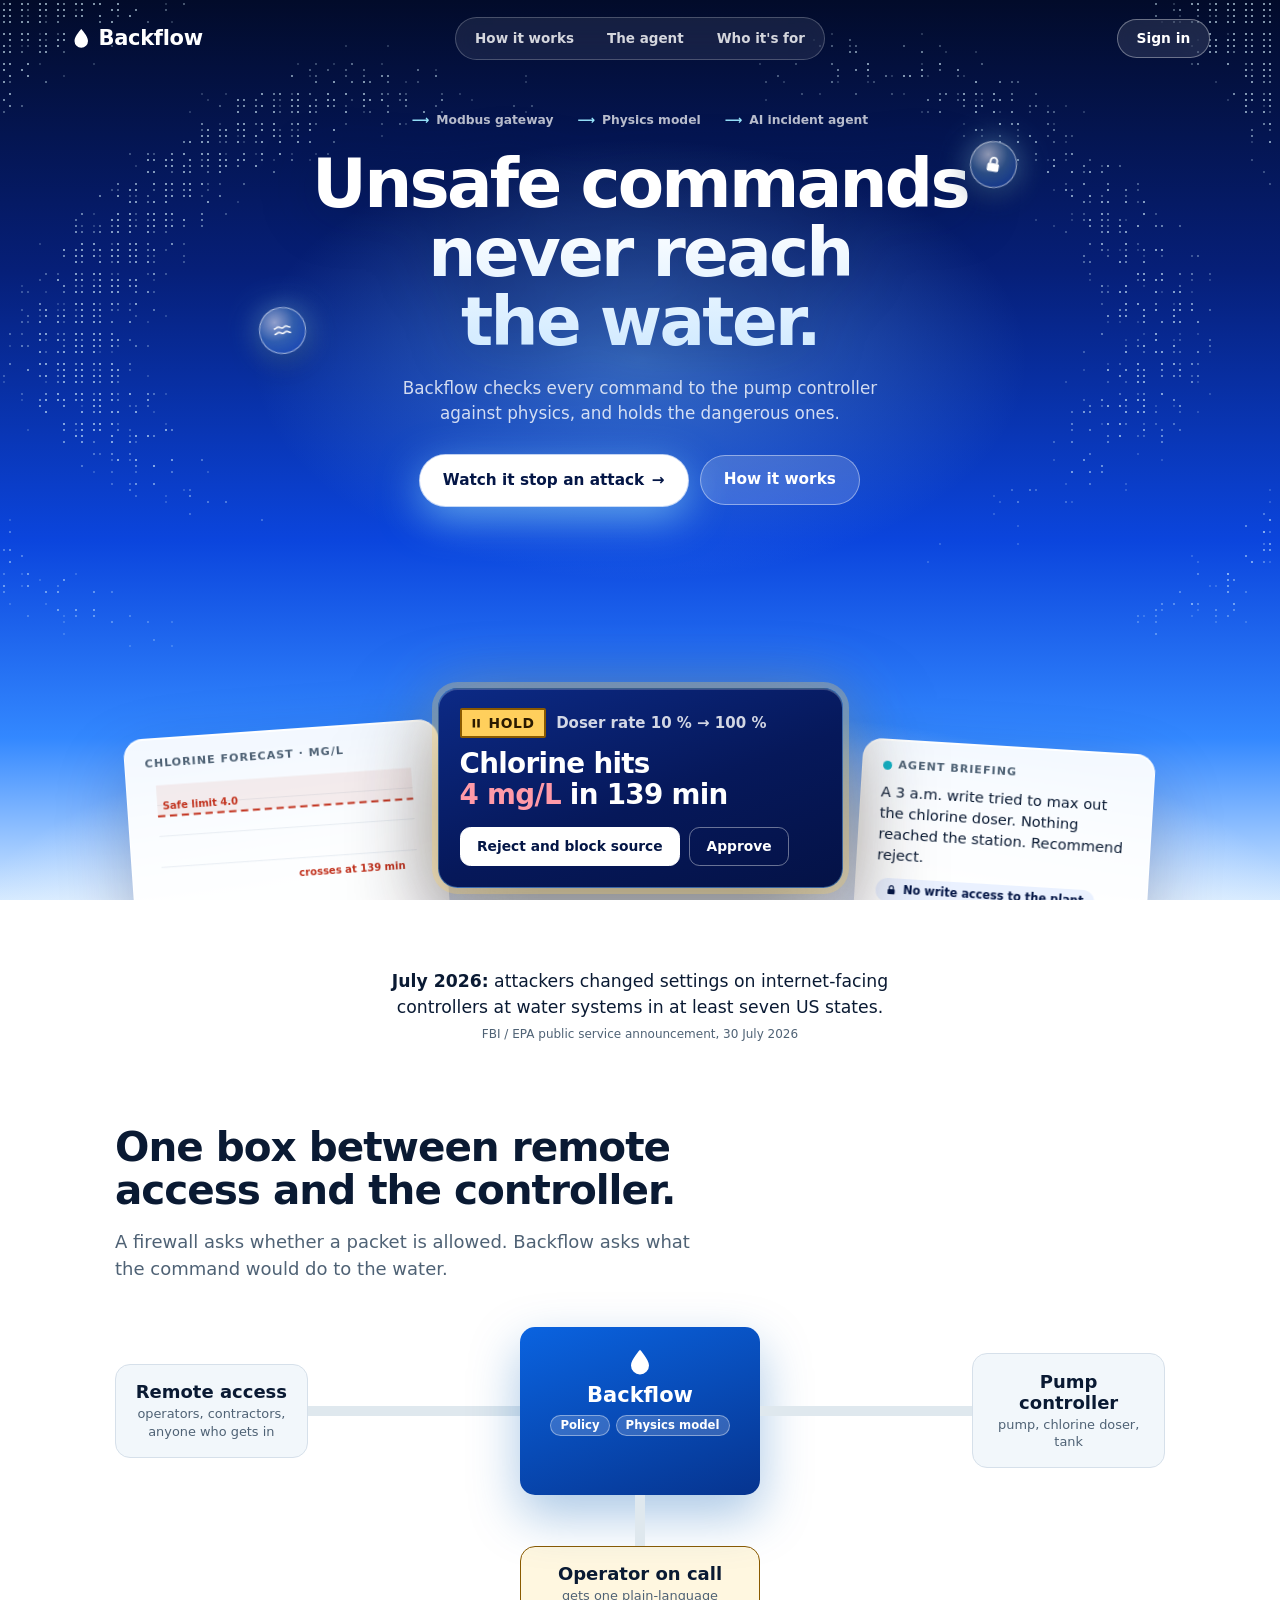
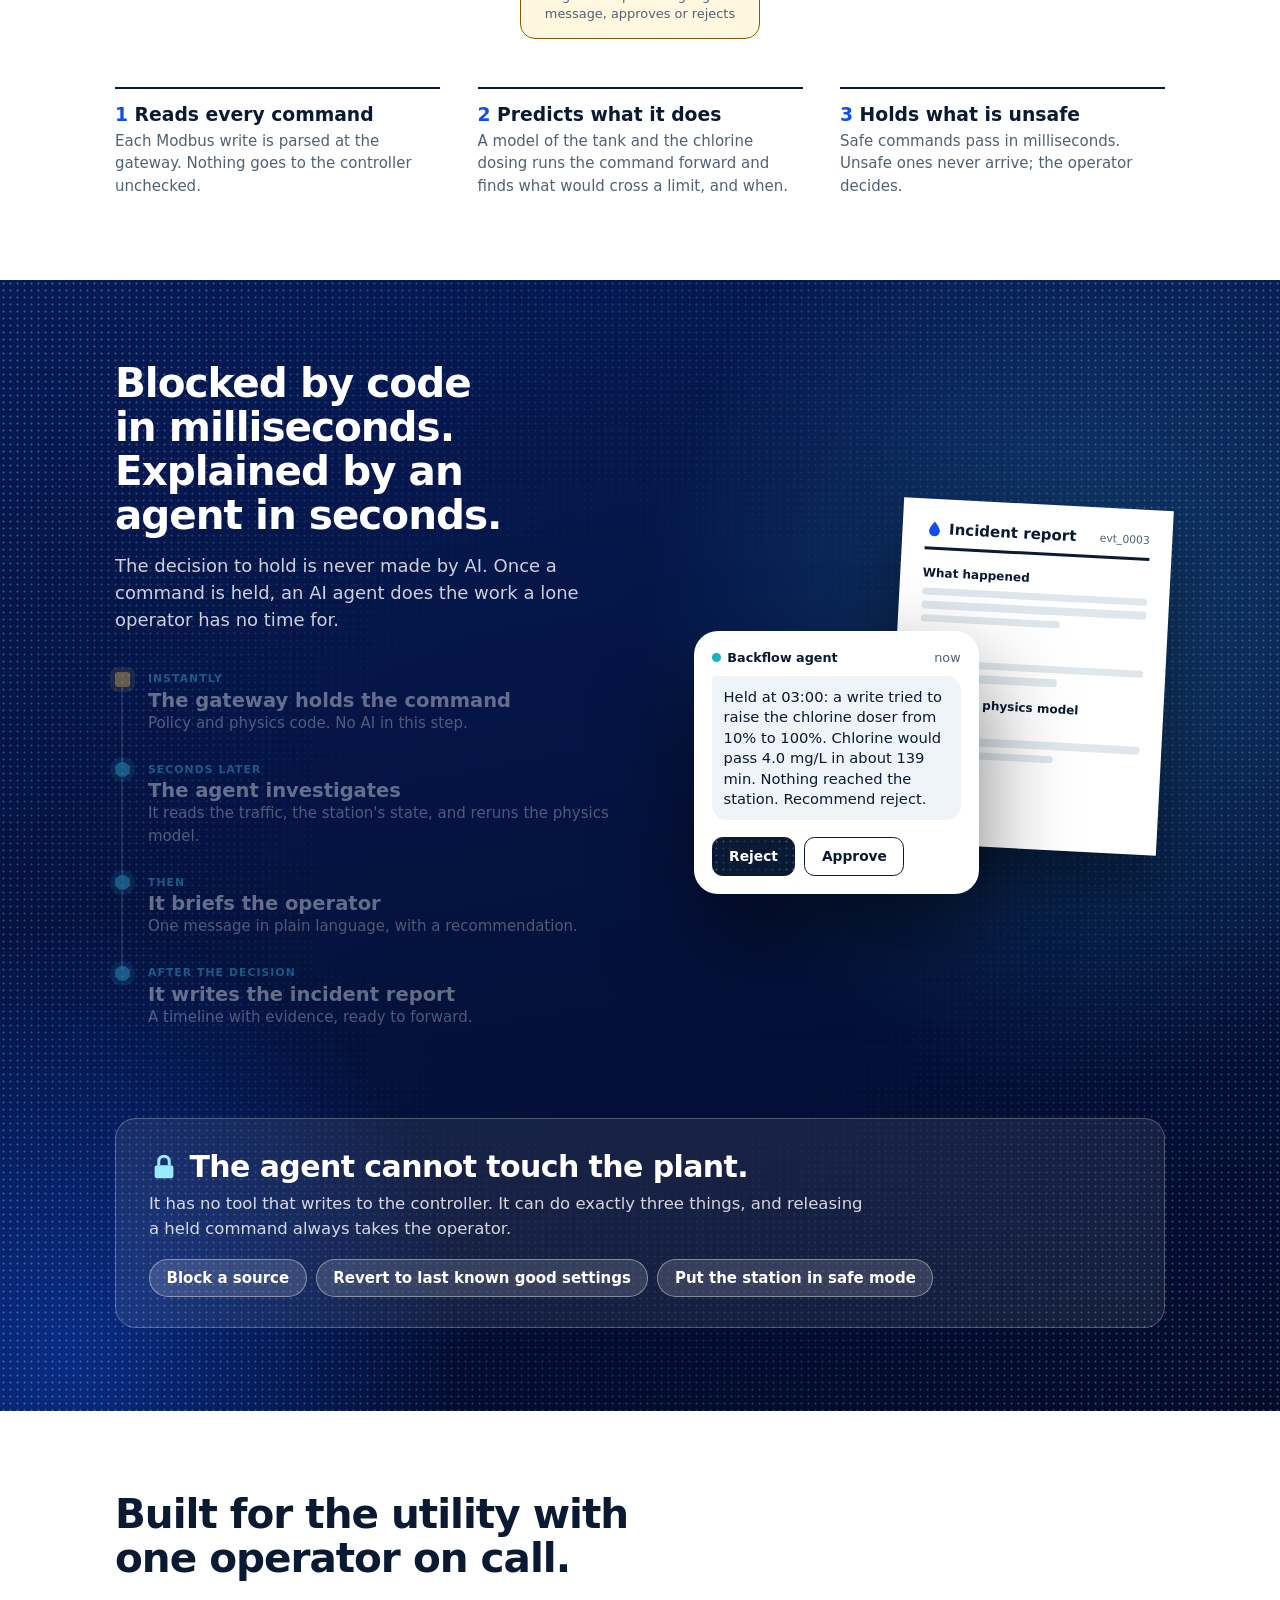
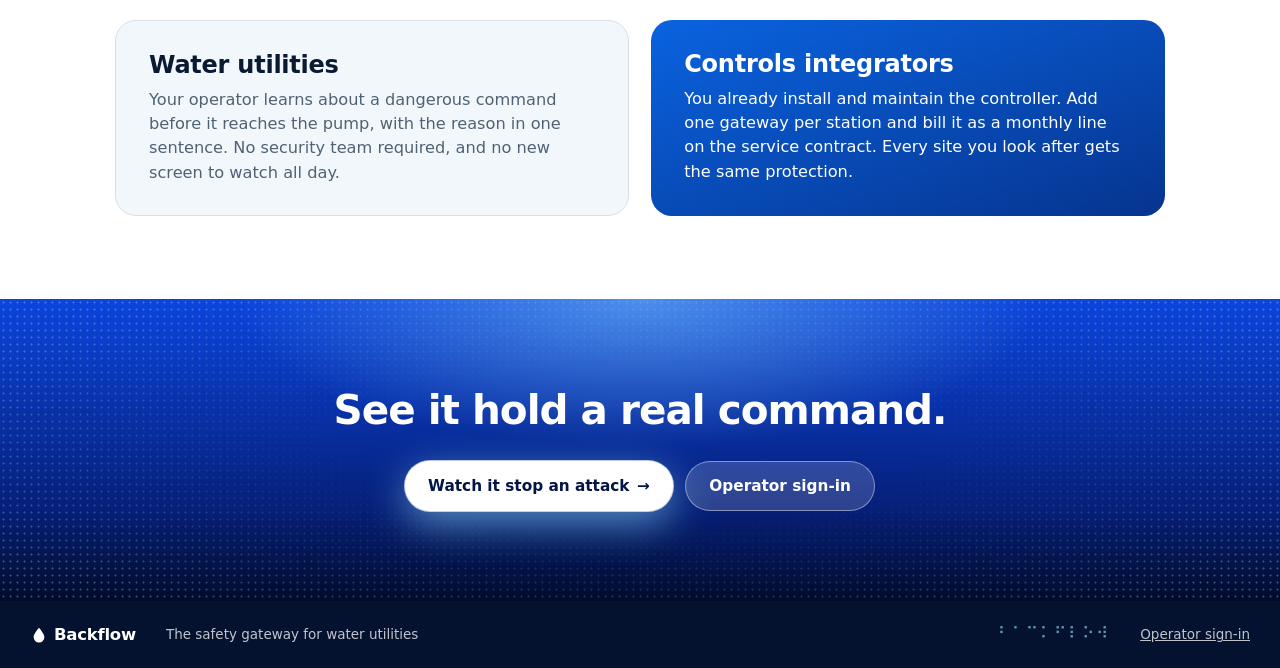
<file: dashboard/index.html>
<!doctype html>
<html lang="en">
<head>
<meta charset="utf-8">
<meta name="viewport" content="width=device-width, initial-scale=1">
<title>Backflow · The safety gateway for water utilities</title>
<meta name="description" content="Backflow checks every command to a water plant against a physics model before it runs.">
<link rel="stylesheet" href="landing.css?v=9">
<link rel="icon" href="data:,">
</head>
<body>
<svg width="0" height="0" style="position:absolute" aria-hidden="true"><defs>
  <symbol id="i-drop" viewBox="0 0 24 24"><path d="M12 2.2C12 2.2 4.8 10 4.8 14.8a7.2 7.2 0 0 0 14.4 0C19.2 10 12 2.2 12 2.2z" fill="currentColor"/><path class="tick" d="M8.6 14.6l2.4 2.4 4.4-5" fill="none" stroke-width="2" stroke-linecap="round" stroke-linejoin="round"/></symbol>
  <symbol id="i-hold" viewBox="0 0 16 16"><path d="M5 2.5v11M11 2.5v11" fill="none" stroke="currentColor" stroke-width="3.2"/></symbol>
  <symbol id="i-allow" viewBox="0 0 16 16"><path d="M2 8.5 6 12.5 14 3.5" fill="none" stroke="currentColor" stroke-width="2.6"/></symbol>
  <symbol id="i-wave" viewBox="0 0 24 24"><path d="M2 9c2.5 0 2.5-2 5-2s2.5 2 5 2 2.5-2 5-2 2.5 2 5 2M2 16c2.5 0 2.5-2 5-2s2.5 2 5 2 2.5-2 5-2 2.5 2 5 2" fill="none" stroke="currentColor" stroke-width="2" stroke-linecap="round"/></symbol>
  <symbol id="i-lock" viewBox="0 0 16 16"><rect x="3" y="7" width="10" height="7" rx="1.5" fill="currentColor"/><path d="M5.2 7V5a2.8 2.8 0 0 1 5.6 0v2" fill="none" stroke="currentColor" stroke-width="1.6"/></symbol>
</defs></svg>

<header class="hero">
  <canvas id="dots" aria-hidden="true"></canvas>
  <nav class="nav">
    <a class="logo" href="index.html"><svg><use href="#i-drop"/></svg>Backflow</a>
    <div class="links glass">
      <a href="#how">How it works</a>
      <a href="#agent">The agent</a>
      <a href="#who">Who it's for</a>
    </div>
    <a class="pill" id="nav-cta" href="login.html">Sign in</a>
  </nav>

  <div class="head">
    <div class="tags" aria-hidden="true"><span>Modbus gateway</span><span>Physics model</span><span>AI incident agent</span></div>
    <div class="title">
      <h1>Unsafe commands never reach the water.</h1>
      <span class="orb o1" aria-hidden="true"><svg><use href="#i-lock"/></svg></span>
      <span class="orb o2" aria-hidden="true"><svg><use href="#i-wave"/></svg></span>
    </div>
    <p>Backflow checks every command to the pump controller against physics, and holds the dangerous ones.</p>
    <div class="cta">
      <a class="btn primary" href="console.html?mode=replay">Watch it stop an attack <span class="arr">→</span></a>
      <a class="btn glass" href="#how">How it works</a>
    </div>
  </div>

  <div class="stage" aria-hidden="true">
    <div class="pc pc-chart">
      <div class="pc-t">Chlorine forecast · mg/L</div>
      <svg viewBox="0 0 300 132">
        <g class="g"><path d="M10 28H290M10 62H290M10 96H290"/></g>
        <rect class="over" x="10" y="6" width="280" height="34"/>
        <path class="lim" d="M10 40H290"/>
        <text x="16" y="33" class="limt">Safe limit 4.0</text>
        <path class="curve" pathLength="1" d="M10 118C70 92 110 58 152 40S250 22 290 20"/>
        <path class="drop" d="M152 40V124"/>
        <circle class="hit" cx="152" cy="40" r="6.5"/>
        <text x="160" y="116" class="limt">crosses at 139 min</text>
      </svg>
    </div>
    <div class="pc pc-hold">
      <div class="row"><span class="badge HOLD"><svg><use href="#i-hold"/></svg>HOLD</span>Doser rate 10 % → 100 %</div>
      <div class="why">Chlorine hits <em>4 mg/L</em> in 139 min</div>
      <div class="btns"><span class="b light">Reject and block source</span><span class="b">Approve</span></div>
    </div>
    <div class="pc pc-agent">
      <div class="pc-t"><i></i>Agent briefing</div>
      <p>A 3 a.m. write tried to max out the chlorine doser. Nothing reached the station. Recommend reject.</p>
      <div class="lock"><svg><use href="#i-lock"/></svg>No write access to the plant</div>
    </div>
  </div>
</header>

<section class="why-now">
  <p><b>July 2026:</b> attackers changed settings on internet-facing controllers at water systems in at least seven US states. <span>FBI / EPA public service announcement, 30 July 2026</span></p>
</section>

<section class="sect" id="how">
  <div class="wrap">
    <h2>One box between remote access and the controller.</h2>
    <p class="lede">A firewall asks whether a packet is allowed. Backflow asks what the command would do to the water.</p>
    <div class="pipe" aria-label="Commands flow from remote access through Backflow to the pump controller. A safe command passes. An unsafe one is held and goes to the operator.">
      <div class="node"><b>Remote access</b><span>operators, contractors, anyone who gets in</span></div>
      <div class="track"><i class="pk ok a1"></i><i class="pk bad b1"></i><i class="pk ok c1"></i></div>
      <div class="node gate">
        <svg><use href="#i-drop"/></svg><b>Backflow</b>
        <span class="checks"><em>Policy</em><em>Physics model</em></span>
        <span class="verdict"><span class="badge ALLOW"><svg><use href="#i-allow"/></svg>ALLOW</span><span class="badge HOLD"><svg><use href="#i-hold"/></svg>HOLD</span></span>
        <div class="vtrack"><i class="pk bad bd"></i></div>
      </div>
      <div class="track"><i class="pk ok a2"></i><i class="pk ok c2"></i></div>
      <div class="node"><b>Pump controller</b><span>pump, chlorine doser, tank</span></div>
      <div class="node op"><b>Operator on call</b><span>gets one plain-language message, approves or rejects</span></div>
    </div>
    <ol class="three">
      <li><b>Reads every command</b>Each Modbus write is parsed at the gateway. Nothing goes to the controller unchecked.</li>
      <li><b>Predicts what it does</b>A model of the tank and the chlorine dosing runs the command forward and finds what would cross a limit, and when.</li>
      <li><b>Holds what is unsafe</b>Safe commands pass in milliseconds. Unsafe ones never arrive; the operator decides.</li>
    </ol>
  </div>
</section>

<section class="sect dark" id="agent">
  <div class="wrap two">
    <div>
      <h2>Blocked by code in milliseconds. Explained by an agent in seconds.</h2>
      <p class="lede">The decision to hold is never made by AI. Once a command is held, an AI agent does the work a lone operator has no time for.</p>
      <ol class="handoff">
        <li class="s1"><span class="when">Instantly</span><b>The gateway holds the command</b>Policy and physics code. No AI in this step.</li>
        <li class="s2"><span class="when">Seconds later</span><b>The agent investigates</b>It reads the traffic, the station's state, and reruns the physics model.</li>
        <li class="s3"><span class="when">Then</span><b>It briefs the operator</b>One message in plain language, with a recommendation.</li>
        <li class="s4"><span class="when">After the decision</span><b>It writes the incident report</b>A timeline with evidence, ready to forward.</li>
      </ol>
    </div>
    <div class="show" aria-hidden="true">
      <div class="doc">
        <div class="doc-h"><svg><use href="#i-drop"/></svg>Incident report<span>evt_0003</span></div>
        <b>What happened</b><i></i><i></i><i class="s"></i>
        <b>Timeline</b><i></i><i class="s"></i>
        <b>What the physics model predicted</b><i></i><i class="s"></i>
      </div>
      <div class="phone">
        <div class="ph-h"><i></i>Backflow agent<span>now</span></div>
        <p>Held at 03:00: a write tried to raise the chlorine doser from 10% to 100%. Chlorine would pass 4.0 mg/L in about 139 min. Nothing reached the station. Recommend reject.</p>
        <div class="btns"><span class="b dark">Reject</span><span class="b">Approve</span></div>
      </div>
    </div>
  </div>
  <div class="wrap rail">
    <div class="rail-h"><svg><use href="#i-lock"/></svg><h3>The agent cannot touch the plant.</h3></div>
    <p>It has no tool that writes to the controller. It can do exactly three things, and releasing a held command always takes the operator.</p>
    <div class="acts"><span>Block a source</span><span>Revert to last known good settings</span><span>Put the station in safe mode</span></div>
  </div>
</section>

<section class="sect" id="who">
  <div class="wrap">
    <h2>Built for the utility with one operator on call.</h2>
    <div class="who">
      <div>
        <h3>Water utilities</h3>
        <p>Your operator learns about a dangerous command before it reaches the pump, with the reason in one sentence. No security team required, and no new screen to watch all day.</p>
      </div>
      <div>
        <h3>Controls integrators</h3>
        <p>You already install and maintain the controller. Add one gateway per station and bill it as a monthly line on the service contract. Every site you look after gets the same protection.</p>
      </div>
    </div>
  </div>
</section>

<section class="closer">
  <h2>See it hold a real command.</h2>
  <div class="cta">
    <a class="btn primary" href="console.html?mode=replay">Watch it stop an attack <span class="arr">→</span></a>
    <a class="btn glass live-only" href="login.html">Operator sign-in</a>
  </div>
</section>
<footer class="foot"><span class="logo"><svg><use href="#i-drop"/></svg>Backflow</span><span>The safety gateway for water utilities</span><span class="braille" title="Backflow, in braille">⠃⠁⠉⠅⠋⠇⠕⠺</span><a class="live-only" href="login.html">Operator sign-in</a></footer>

<script src="landing.js?v=9"></script>
</body>
</html>
</file>
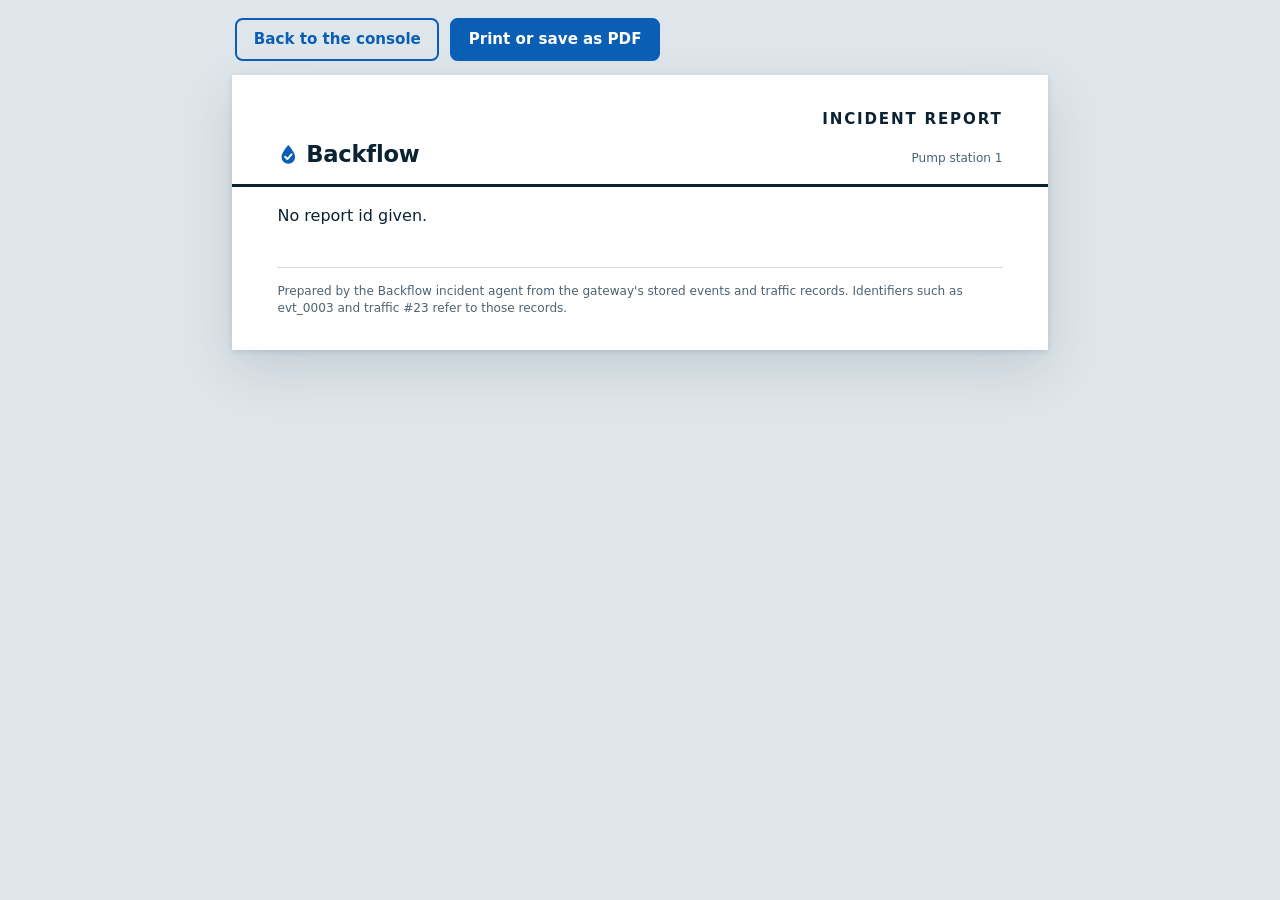
<file: dashboard/report.html>
<!doctype html>
<html lang="en">
<head>
<meta charset="utf-8">
<meta name="viewport" content="width=device-width, initial-scale=1">
<title>Incident report · Backflow</title>
<link rel="stylesheet" href="app.css?v=9">
<link rel="icon" href="data:,">
</head>
<body class="reportpage">
<div class="rtools">
  <a class="btn quiet" id="back" href="console.html">Back to the console</a>
  <button onclick="print()">Print or save as PDF</button>
  <span class="note" id="note"></span>
</div>
<article class="paper">
  <header class="lh">
    <span class="brand"><svg viewBox="0 0 24 24" aria-hidden="true"><path d="M12 2.2C12 2.2 4.8 10 4.8 14.8a7.2 7.2 0 0 0 14.4 0C19.2 10 12 2.2 12 2.2z" fill="currentColor"/><path d="M8.6 14.6l2.4 2.4 4.4-5" fill="none" stroke="#fff" stroke-width="2" stroke-linecap="round" stroke-linejoin="round"/></svg>Backflow</span>
    <div class="doc"><b>Incident report</b><span id="doc-id"></span><br>Pump station 1</div>
  </header>
  <dl class="meta" id="meta" hidden>
    <div><dt>Detected</dt><dd id="m-when">–</dd></div>
    <div><dt>Command</dt><dd id="m-cmd">–</dd></div>
    <div><dt>Source</dt><dd id="m-src">–</dd></div>
    <div><dt>Gateway decision</dt><dd id="m-dec">–</dd></div>
  </dl>
  <figure class="fig" id="fig" hidden>
    <div class="chart" id="chart"></div>
    <figcaption id="cap"></figcaption>
  </figure>
  <div class="content" id="report"><p>Loading…</p></div>
  <footer class="sign">
    <span>Prepared by the Backflow incident agent from the gateway's stored events and traffic records. Identifiers such as evt_0003 and traffic #23 refer to those records.</span>
    <span id="printed"></span>
  </footer>
</article>
<script>
// The agent's incident report as a document. The markdown is rendered by a small renderer of our own:
// every piece of text goes in with textContent, so nothing in a report can run as HTML.
"use strict";
(async () => {
  const q = new URLSearchParams(location.search), id = q.get("id") || "", replay = q.get("mode") === "replay" || location.protocol === "file:" || /(^|\.)backflow\.design$|\.github\.io$/.test(location.hostname);
  const $ = (i) => document.getElementById(i), box = $("report");
  const el = (tag, text) => { const n = document.createElement(tag); if (text !== undefined) inline(n, text); return n; };
  function inline(node, text) {               // **bold** and `code`
    for (const part of String(text).split(/(\*\*[^*]+\*\*|`[^`]+`)/)) {
      if (!part) continue;
      if (part.startsWith("**")) { const b = document.createElement("b"); b.textContent = part.slice(2, -2); node.append(b); }
      else if (part.startsWith("`")) { const c = document.createElement("code"); c.textContent = part.slice(1, -1); node.append(c); }
      else node.append(document.createTextNode(part));
    }
  }
  function render(md) {
    box.replaceChildren();
    let list = null, table = null, pre = null, para = [];
    const flush = () => { if (para.length) { box.append(el("p", para.join(" "))); para = []; } list = table = null; };
    for (const line of md.replace(/\r/g, "").split("\n")) {
      if (pre) { if (line.startsWith("```")) pre = null; else pre.textContent += line + "\n"; continue; }
      if (line.startsWith("```")) { flush(); pre = document.createElement("pre"); box.append(pre); continue; }
      const h = /^(#{1,4})\s+(.*)$/.exec(line), li = /^\s*(?:[-*]|\d+\.)\s+(.*)$/.exec(line);
      if (h) { flush(); box.append(el(`h${Math.min(3, h[1].length)}`, h[2])); }
      else if (li) {
        if (para.length) { box.append(el("p", para.join(" "))); para = []; }
        if (!list) { table = null; list = document.createElement(/^\s*\d+\./.test(line) ? "ol" : "ul"); box.append(list); }
        list.append(el("li", li[1]));
      } else if (/^\s*\|.*\|\s*$/.test(line)) {
        if (/^\s*\|[\s:|-]+\|\s*$/.test(line)) continue;
        if (para.length) { box.append(el("p", para.join(" "))); para = []; }
        const first = !table;
        if (first) { list = null; table = document.createElement("table"); box.append(table); }
        const tr = document.createElement("tr");
        for (const cell of line.trim().slice(1, -1).split("|")) tr.append(el(first ? "th" : "td", cell.trim()));
        table.append(tr);
      } else if (!line.trim() || /^\s*(---|\*\*\*)\s*$/.test(line)) flush();
      else { list = table = null; para.push(line.trim()); }
    }
    flush();
  }
  const fail = (text) => { box.replaceChildren(el("p", text)); };

  // The event's own record: header fields and the forecast figure.
  function header(e) {
    if (!e) return;
    const d = new Date(e.ts);
    $("m-when").textContent = isNaN(d) ? e.ts : `${d.toISOString().slice(0, 16).replace("T", " ")} UTC`;
    $("m-cmd").textContent = `${e.name ?? "write"} ${e.old_value ?? ""} → ${e.new_value ?? ""}`;
    $("m-src").textContent = e.src_ip ?? "unknown";
    $("m-dec").textContent = e.decision === "HOLD" ? "HOLD (not delivered)" : e.decision;
    $("meta").hidden = false;
    const p = e.prediction, traj = p && p.trajectory, v = p && (p.violations || []).find((x) => !x.pre_existing);
    if (!traj || traj.length < 2 || !v) return;
    const idx = /CHLORINE/.test(v.code) ? 2 : 1, unit = idx === 2 ? "mg/L" : "%", name = idx === 2 ? "chlorine" : "tank level";
    $("fig").hidden = false;
    $("cap").textContent = `Figure 1. Physics model forecast of ${name} if the command had been delivered. ${v.message}. Dashed line: the ${v.limit} ${unit} guard.`;
    const NS = "http://www.w3.org/2000/svg", W = 760, H = 240, L = 44, R = 12, T = 12, B = 34;
    const s = (tag, a, text) => { const n = document.createElementNS(NS, tag); for (const k in a) n.setAttribute(k, a[k]); if (text !== undefined) n.textContent = text; return n; };
    const step = Math.max(1, Math.floor(traj.length / 300)), pts = traj.filter((_, i) => i % step === 0 || i === traj.length - 1);
    const ys = pts.map((r) => r[idx]).concat([v.limit]), x1 = pts[pts.length - 1][0] || 1;
    let y0 = Math.min(...ys), y1 = Math.max(...ys); const pad = (y1 - y0 || 1) * .18; y0 = Math.max(0, y0 - pad); y1 += pad;
    const X = (t) => L + (W - L - R) * t / x1, Y = (y) => T + (H - T - B) * (1 - (y - y0) / (y1 - y0));
    const g = s("svg", { viewBox: `0 0 ${W} ${H}`, role: "img", "aria-label": $("cap").textContent });
    for (let i = 0; i <= 3; i++) { const y = y0 + (y1 - y0) * i / 3; g.append(s("line", { x1: L, x2: W - R, y1: Y(y), y2: Y(y), class: "gridl" }), s("text", { x: L - 8, y: Y(y) + 4, class: "tick", "text-anchor": "end" }, y.toFixed(1))); }
    for (let i = 0; i <= 4; i++) g.append(s("text", { x: X(x1 * i / 4), y: H - B + 16, class: "tick", "text-anchor": i === 4 ? "end" : i ? "middle" : "start" }, `${Math.round(x1 * i / 4)} min`));
    g.append(s("line", { x1: L, x2: W - R, y1: H - B, y2: H - B, class: "axis" }), s("line", { x1: L, x2: W - R, y1: Y(v.limit), y2: Y(v.limit), class: "limit" }),
             s("text", { x: L + 8, y: Y(v.limit) - 6, class: "lbl red" }, `${v.limit} ${unit}`),
             s("polyline", { points: pts.map((r) => `${X(r[0]).toFixed(1)},${Y(r[idx]).toFixed(1)}`).join(" "), class: "line" }));
    $("chart").append(g);
  }

  if (!/^evt_\d{4,12}$/.test(id)) return fail("No report id given.");
  $("doc-id").textContent = id;
  $("printed").textContent = `Viewed ${new Date().toLocaleString([], { dateStyle: "medium", timeStyle: "short", hour12: false })}`;
  document.title = `Incident report ${id} · Backflow`;
  if (replay) {
    $("back").href = "console.html?mode=replay";
    $("note").textContent = "From the recorded run.";
    const s = document.createElement("script");
    s.src = "replay/scenario_0_1.js";
    s.onload = () => { const r = window.BACKFLOW_REPLAY || { reports: {}, events: {} }; header(r.events[id]); r.reports[id] ? render(r.reports[id]) : fail("This report is not in the recording."); };
    s.onerror = () => fail("No recording found.");
    document.head.append(s);
    return;
  }
  try { const r = await fetch(`/events/${encodeURIComponent(id)}`); if (r.ok) header(await r.json()); } catch (e) { /* the report text may still load */ }
  try {
    const r = await fetch(`/reports/${encodeURIComponent(id)}`);
    if (!r.ok) return fail(r.status === 404 ? `There is no report for ${id} yet. The agent writes it after the operator has answered.` : `Could not load the report (${r.status}).`);
    render(await r.text());
  } catch (e) { fail("The gateway is not reachable."); }
})();
</script>
</body>
</html>
</file>
<file: dashboard/landing.css>
/* Backflow landing page. Navy to electric blue with an ice-blue glow; red and amber only where they mean
   danger or a held command. System fonts, nothing remote. */
:root {
  --ink: #0a1a33; --muted: #4f6275; --line: #d6e0ea;
  --blue: #1150e8; --deep: #041646; --navy: #020b2a; --aqua: #3fc8f0; --ice: #9be9ff;
  --allow: #10693c; --hold: #8a5a00; --hold-bg: #ffcf5c; --danger: #c2331f;
  --sans: "Segoe UI Variable Text", "Segoe UI", system-ui, -apple-system, "Helvetica Neue", Arial, sans-serif;
  --display: "Segoe UI Variable Display", "Segoe UI", system-ui, -apple-system, "Helvetica Neue", Arial, sans-serif;
}
* { box-sizing: border-box; }
html { font-size: clamp(15px, 1.15vw, 20px); scroll-behavior: smooth; }
body { margin: 0; color: var(--ink); font: 1rem/1.5 var(--sans); background: #fff; overflow-x: hidden; }
h1, h2, h3, p, ol { margin: 0; }
a { color: inherit; }
svg { width: 1em; height: 1em; }
.glass { background: rgba(255,255,255,.16); border: 1px solid rgba(255,255,255,.42); backdrop-filter: blur(14px); -webkit-backdrop-filter: blur(14px); }
a:focus-visible { outline: 3px solid #ffd34d; outline-offset: 3px; }

.badge { display: inline-flex; align-items: center; gap: .4em; padding: .18em .65em; font-weight: 800; font-size: .85rem; letter-spacing: .05em; border: 2px solid currentColor; white-space: nowrap; }
.badge svg { width: .9em; height: .9em; }
.badge.ALLOW { color: var(--allow); background: #fff; border-radius: 999px; }
.badge.HOLD { color: #2b1a00; background: var(--hold-bg); border-color: var(--hold); border-radius: 2px; }

.btn { display: inline-flex; align-items: center; gap: .5rem; font-weight: 650; font-size: 1.02rem; text-decoration: none; padding: .85rem 1.55rem; border-radius: 999px; color: #fff; transition: transform .2s cubic-bezier(.2,.8,.2,1), box-shadow .2s ease, background .2s ease; }
.btn:hover { transform: translateY(-2px); }
.btn:active { transform: translateY(0) scale(.98); }
.btn.primary { background: #fff; color: var(--deep); box-shadow: 0 0 0 1px rgba(255,255,255,.7), 0 12px 40px rgba(155,233,255,.55), 0 2px 0 rgba(255,255,255,.9) inset; }
.btn.primary:hover { box-shadow: 0 0 0 1px #fff, 0 16px 52px rgba(155,233,255,.8); }
.btn.primary .arr { transition: transform .2s ease; } .btn.primary:hover .arr { transform: translateX(3px); }

/* ---------------------------------------------------------------- hero */
.hero { position: relative; height: 100vh; min-height: 42rem; max-height: 62rem; padding: 1.1rem 2rem 0; color: #fff; overflow: hidden; display: flex; flex-direction: column;
  background:
    radial-gradient(42% 34% at 50% 40%, rgba(130,205,255,.38), transparent 72%),
    radial-gradient(75% 38% at 50% 106%, #f5faff 0%, rgba(245,250,255,.85) 32%, rgba(245,250,255,0) 72%),
    linear-gradient(180deg, var(--navy) 0%, #061f78 30%, #0b45dd 60%, #3388ff 82%, #d4e9ff 100%); }
#dots { position: absolute; inset: 0; width: 100%; height: 100%; pointer-events: none; }
.nav { position: relative; z-index: 3; display: grid; grid-template-columns: 1fr auto 1fr; align-items: center; max-width: 76rem; width: 100%; margin: 0 auto; }
.logo { display: inline-flex; align-items: center; gap: .4rem; font: 700 1.4rem var(--display); letter-spacing: -.015em; text-decoration: none; }
.logo svg { width: 1.5rem; height: 1.5rem; }
.logo .tick, .hero .tick { stroke: var(--blue); }
.links { display: flex; gap: .2rem; padding: .3rem; border-radius: 999px; background: rgba(255,255,255,.08); border-color: rgba(255,255,255,.22); }
.links a { text-decoration: none; padding: .4rem 1rem; border-radius: 999px; font-weight: 550; font-size: .9rem; color: rgba(255,255,255,.82); transition: background .2s, color .2s; }
.links a:hover { background: rgba(255,255,255,.14); color: #fff; }
.pill { justify-self: end; text-decoration: none; font-weight: 600; font-size: .92rem; padding: .55rem 1.25rem; border-radius: 999px; color: #fff; background: rgba(255,255,255,.1); border: 1px solid rgba(255,255,255,.35); backdrop-filter: blur(12px); -webkit-backdrop-filter: blur(12px); transition: background .2s; }
.pill:hover { background: rgba(255,255,255,.22); }

.head { position: relative; z-index: 2; text-align: center; max-width: 62rem; margin: 3.4rem auto 0; }
.tags { display: flex; gap: 1.6rem; justify-content: center; flex-wrap: wrap; font-size: .82rem; font-weight: 550; color: rgba(255,255,255,.72); animation: rise .8s ease-out both; }
.tags span::before { content: "⟶"; margin-right: .45rem; color: var(--ice); }
.title { position: relative; display: inline-block; margin-top: 1.4rem; }
.head h1 { font: 650 4.5rem/1.02 var(--display); letter-spacing: -.04em; text-wrap: balance; max-width: 15ch; margin: 0 auto;
  background: linear-gradient(180deg, #fff 30%, #cfe9ff 100%); -webkit-background-clip: text; background-clip: text; color: transparent;
  filter: drop-shadow(0 4px 28px rgba(2,11,42,.35)); animation: rise .8s .08s ease-out both; }
.orb { position: absolute; width: 3.1rem; height: 3.1rem; border-radius: 50%; display: grid; place-items: center; color: #fff;
  background: radial-gradient(circle at 35% 30%, rgba(255,255,255,.55), rgba(155,233,255,.25) 45%, rgba(17,80,232,.35));
  border: 1px solid rgba(255,255,255,.55); box-shadow: 0 10px 30px rgba(2,11,42,.35), 0 0 30px rgba(155,233,255,.45);
  backdrop-filter: blur(10px); -webkit-backdrop-filter: blur(10px); }
.orb svg { width: 1.25rem; height: 1.25rem; }
.orb.o1 { right: -1.6rem; top: -.6rem; transform: rotate(10deg); animation: rise .8s .3s ease-out both, float1 6s 1.1s ease-in-out infinite; }
.orb.o2 { left: -1.9rem; bottom: .2rem; transform: rotate(-8deg); animation: rise .8s .4s ease-out both, float2 7s 1.2s ease-in-out infinite; }
.head p { margin: 1.3rem auto 0; max-width: 34rem; font-size: 1.12rem; line-height: 1.5; color: rgba(255,255,255,.8); text-wrap: balance; animation: rise .8s .16s ease-out both; }
.cta { margin-top: 1.9rem; display: flex; gap: .8rem; justify-content: center; flex-wrap: wrap; animation: rise .8s .24s ease-out both; }
.cta .glass { border-radius: 999px; }
.cta .glass:hover { background: rgba(255,255,255,.26); }

/* product cards rising out of the white floor of the hero */
.stage { position: relative; flex: 1; min-height: 13rem; margin: 2rem auto 0; width: 100%; max-width: 68rem; animation: rise 1s .35s ease-out both; }
.pc { position: absolute; bottom: -2.4rem; background: rgba(255,255,255,.94); color: var(--ink); border-radius: 1.3rem; padding: 1.15rem 1.3rem; border: 1px solid rgba(255,255,255,.9);
  box-shadow: 0 30px 70px rgba(2,20,80,.28), 0 1px 0 #fff inset; backdrop-filter: blur(16px); -webkit-backdrop-filter: blur(16px); }
.pc-t { font-size: .74rem; font-weight: 650; text-transform: uppercase; letter-spacing: .09em; color: var(--muted); display: flex; align-items: center; gap: .45rem; }
.pc-t svg { color: var(--blue); }
.pc-chart { left: 0; width: 21rem; height: 15rem; bottom: -3.6rem; transform: rotate(-4deg); animation: bob1 7s ease-in-out infinite; }
.pc-chart svg { width: 100%; height: auto; margin-top: .5rem; }
.pc-chart .g path { stroke: #e6ecf2; fill: none; }
.pc-chart .over { fill: var(--danger); opacity: .08; }
.pc-chart .lim { stroke: var(--danger); stroke-width: 2; stroke-dasharray: 8 5; fill: none; }
.pc-chart .limt { font: 700 11px var(--sans); fill: var(--danger); }
.pc-chart .curve { stroke: var(--blue); stroke-width: 4; fill: none; stroke-linecap: round; stroke-dasharray: 1; stroke-dashoffset: 1; animation: drawloop 7s ease-out infinite; }
.pc-chart .drop { stroke: var(--danger); stroke-width: 2; stroke-dasharray: 5 4; opacity: 0; animation: afterdraw 7s infinite; }
.pc-chart .hit { fill: #fff; stroke: var(--danger); stroke-width: 3.5; opacity: 0; animation: afterdraw 7s infinite; }
/* the held command: the one dark card, the product's hero moment */
.pc-hold { left: 50%; width: 27rem; margin-left: -13.5rem; bottom: .8rem; z-index: 2; color: #fff; padding: 1.3rem 1.4rem 1.4rem;
  background: linear-gradient(160deg, #0c2a86 0%, #06185a 55%, #041246 100%); border: 1px solid rgba(155,233,255,.35);
  box-shadow: 0 0 0 6px rgba(255,207,92,.28), 0 0 60px rgba(255,207,92,.25), 0 40px 90px rgba(2,11,42,.55), 0 1px 0 rgba(255,255,255,.2) inset; animation: bob2 6s ease-in-out infinite; }
.pc-hold .row { display: flex; align-items: center; gap: .7rem; font-size: 1rem; color: rgba(255,255,255,.82); font-weight: 550; }
.pc-hold .badge { font-size: .92rem; }
.pc-hold .why { margin-top: .75rem; font: 700 1.85rem/1.1 var(--display); letter-spacing: -.025em; text-wrap: balance; }
.pc-hold .why em { font-style: normal; white-space: nowrap; color: #ff9aa8; }
.btns { margin-top: 1.1rem; display: flex; gap: .6rem; }
.b { font-weight: 650; padding: .55rem 1.1rem; border-radius: .7rem; border: 1.5px solid var(--ink); font-size: .92rem; }
.b.dark { background: var(--ink); color: #fff; }
.pc-hold .b { border-color: rgba(255,255,255,.4); color: #fff; }
.pc-hold .b.light { background: #fff; color: var(--deep); border-color: #fff; }
.pc-agent { right: 0; width: 19.5rem; bottom: -1.8rem; transform: rotate(3.5deg); animation: bob3 8s ease-in-out infinite; }
.pc-agent .pc-t i, .ph-h i { width: .6rem; height: .6rem; border-radius: 50%; background: #12b3c7; animation: beat 1.4s ease-in-out infinite; }
.pc-agent p { margin-top: .55rem; font-size: .98rem; line-height: 1.42; }
.lock { margin-top: .8rem; display: inline-flex; align-items: center; gap: .4rem; font-size: .76rem; font-weight: 650; color: var(--deep); background: #eaf1ff; padding: .25rem .7rem; border-radius: 999px; }

/* ---------------------------------------------------------------- sections */
.why-now { background: #fff; padding: 4.6rem 2rem 0; text-align: center; }
.why-now p { max-width: 50rem; margin: 0 auto; font-size: 1.15rem; color: var(--ink); text-wrap: balance; }
.why-now span { display: block; margin-top: .3rem; font-size: .8rem; color: var(--muted); }
.sect { padding: 5.5rem 2rem; }
.wrap { max-width: 70rem; margin: 0 auto; }
.sect h2, .closer h2 { font: 700 2.7rem/1.08 var(--display); letter-spacing: -.025em; max-width: 22ch; text-wrap: balance; }
.lede { margin-top: 1rem; font-size: 1.2rem; color: var(--muted); max-width: 40rem; }

/* how it works: a live pipeline */
.pipe { margin-top: 3rem; display: grid; grid-template-columns: 1fr 1.1fr 1.25fr 1.1fr 1fr; grid-template-rows: auto 3.4rem auto; align-items: center; }
.node { background: #f2f7fb; border: 1.5px solid var(--line); border-radius: 1rem; padding: 1.1rem 1.2rem; text-align: center; }
.node b { display: block; font: 700 1.2rem var(--display); }
.node span { font-size: .86rem; color: var(--muted); line-height: 1.35; display: block; margin-top: .2rem; }
.gate { position: relative; background: linear-gradient(160deg, #0a63e0, #06348f); color: #fff; border: 0; padding: 1.3rem 1.2rem; box-shadow: 0 20px 50px rgba(10,95,180,.35); animation: gate 8s infinite; }
.gate > svg { width: 2rem; height: 2rem; }
.gate .tick { stroke: var(--blue); }
.gate b { font-size: 1.4rem; }
.gate .checks { display: flex; gap: .4rem; justify-content: center; margin-top: .5rem; }
.gate em { font-style: normal; font-weight: 600; font-size: .78rem; color: #fff; padding: .12rem .6rem; border-radius: 999px; background: rgba(255,255,255,.18); border: 1px solid rgba(255,255,255,.4); }
.gate .verdict { position: relative; height: 1.9rem; margin-top: .7rem; }
.gate .verdict .badge { position: absolute; left: 50%; top: 0; transform: translateX(-50%); opacity: 0; }
.gate .verdict .ALLOW { animation: vAllow 8s infinite; }
.gate .verdict .HOLD { animation: vHold 8s infinite; }
.track { position: relative; height: 10px; background: #dfe8ee; }
.vtrack { position: absolute; left: 50%; top: 100%; width: 10px; height: 3.4rem; margin-left: -5px; background: #dfe8ee; }
.pk { position: absolute; top: 50%; left: 0; width: 1.05rem; height: 1.05rem; margin: -.525rem 0 0 -.525rem; border-radius: 50%; opacity: 0; }
.pk.ok { background: #1fa35c; box-shadow: 0 0 0 4px rgba(31,163,92,.22); }
.pk.bad { background: var(--danger); border-radius: 3px; box-shadow: 0 0 0 4px rgba(194,51,31,.22); }
.a1 { animation: a1 8s linear infinite; } .a2 { animation: a2 8s linear infinite; }
.b1 { animation: b1 8s linear infinite; } .c1 { animation: c1 8s linear infinite; } .c2 { animation: c2 8s linear infinite; }
.vtrack .pk { left: 50%; top: 0; margin: -.525rem 0 0 -.525rem; animation: bd 8s linear infinite; }
.op { grid-column: 3; grid-row: 3; background: #fff7e0; border-color: var(--hold); animation: op 8s infinite; }
.three { list-style: none; padding: 0; margin: 3.2rem 0 0; display: grid; grid-template-columns: repeat(3, 1fr); gap: 2.5rem; counter-reset: n; }
.three li { counter-increment: n; color: var(--muted); border-top: 2px solid var(--ink); padding-top: 1rem; }
.three b { display: block; font: 700 1.25rem var(--display); color: var(--ink); margin-bottom: .3rem; }
.three b::before { content: counter(n) "  "; color: var(--blue); }

/* the agent */
.dark { position: relative; color: #fff; background: radial-gradient(50% 60% at 85% 30%, rgba(63,200,240,.22), transparent 70%), radial-gradient(45% 55% at 5% 95%, rgba(17,80,232,.45), transparent 70%), linear-gradient(170deg, #061a55, var(--navy)); }
.dark > .wrap { position: relative; }
/* static braille texture for the dark bands, fading out towards the middle */
.dark::before, .closer::before { content: ""; position: absolute; inset: 0; pointer-events: none;
  background-image: radial-gradient(rgba(190,235,255,.5) .9px, transparent 1.2px); background-size: 7px 7px;
  -webkit-mask-image: radial-gradient(60% 70% at 50% 50%, transparent 35%, #000 95%); mask-image: radial-gradient(60% 70% at 50% 50%, transparent 35%, #000 95%); opacity: .55; }
.dark .lede { color: rgba(255,255,255,.8); }
.two { display: grid; grid-template-columns: 1.1fr 1fr; gap: 4rem; align-items: center; }
.handoff { list-style: none; padding: 0; margin-top: 2.2rem; }
.handoff li { position: relative; padding: 0 0 1.5rem 2.2rem; color: rgba(255,255,255,.78); opacity: .38; }
.handoff li::before { content: ""; position: absolute; left: .42rem; top: .5rem; bottom: -.5rem; width: 2px; background: rgba(255,255,255,.25); }
.handoff li:last-child::before { display: none; }
.handoff li::after { content: ""; position: absolute; left: 0; top: .35rem; width: 1rem; height: 1rem; border-radius: 50%; background: var(--aqua); box-shadow: 0 0 0 5px rgba(55,198,234,.25); }
.handoff li.s1::after { border-radius: 3px; background: var(--hold-bg); box-shadow: 0 0 0 5px rgba(255,207,92,.25); }
.handoff b { display: block; font: 700 1.3rem var(--display); color: #fff; }
.handoff .when { font-size: .72rem; font-weight: 700; letter-spacing: .1em; text-transform: uppercase; color: var(--aqua); }
.handoff .s1 { animation: h1 12s infinite; } .handoff .s2 { animation: h2 12s infinite; }
.handoff .s3 { animation: h3 12s infinite; } .handoff .s4 { animation: h4 12s infinite; }
.show { position: relative; height: 27rem; }
.phone { position: absolute; left: 0; bottom: 1rem; width: 19rem; background: #fff; color: var(--ink); border-radius: 1.6rem; padding: 1.1rem 1.2rem 1.2rem; box-shadow: 0 40px 90px rgba(0,0,0,.5); z-index: 2; animation: ph 12s infinite; }
.ph-h { display: flex; align-items: center; gap: .45rem; font-weight: 700; font-size: .85rem; }
.ph-h span { margin-left: auto; font-weight: 500; color: var(--muted); }
.phone p { margin-top: .6rem; font-size: .98rem; line-height: 1.4; background: #eef4f8; padding: .7rem .8rem; border-radius: .3rem 1rem 1rem 1rem; }
.doc { position: absolute; right: 0; top: 0; width: 18rem; height: 23rem; background: #fff; color: var(--ink); padding: 1.4rem 1.5rem; box-shadow: 0 30px 70px rgba(0,0,0,.45); transform: rotate(3deg); animation: doc 12s infinite; }
.doc-h { display: flex; align-items: center; gap: .4rem; font: 700 1rem var(--display); padding-bottom: .6rem; border-bottom: 3px solid var(--ink); margin-bottom: .4rem; }
.doc-h svg { color: var(--blue); width: 1.2rem; height: 1.2rem; } .doc-h .tick { stroke: #fff; }
.doc-h span { margin-left: auto; font: 500 .72rem var(--sans); color: var(--muted); }
.doc b { display: block; font-size: .8rem; margin: .9rem 0 .4rem; }
.doc i { display: block; height: .5rem; border-radius: 3px; background: #dfe7ec; margin-top: .4rem; }
.doc i.s { width: 62%; }
.rail { margin-top: 4.5rem; padding: 2rem 2.2rem; border-radius: 1.4rem; background: rgba(255,255,255,.08); border: 1px solid rgba(255,255,255,.25); }
.rail-h { display: flex; align-items: center; gap: .7rem; }
.rail-h svg { width: 2rem; height: 2rem; color: var(--ice); flex: none; }
.rail h3 { font: 700 2rem var(--display); letter-spacing: -.02em; }
.rail p { margin-top: .5rem; font-size: 1.1rem; color: rgba(255,255,255,.82); max-width: 48rem; }
.acts { margin-top: 1.2rem; display: flex; gap: .6rem; flex-wrap: wrap; }
.acts span { font-weight: 600; padding: .45rem 1.1rem; border-radius: 999px; background: rgba(255,255,255,.14); border: 1px solid rgba(255,255,255,.4); }

/* who it's for, closer, footer */
.who { margin-top: 2.6rem; display: grid; grid-template-columns: 1fr 1fr; gap: 1.5rem; }
.who > div { padding: 2rem 2.2rem; border-radius: 1.4rem; background: #f2f7fb; border: 1.5px solid var(--line); }
.who > div + div { background: linear-gradient(160deg, #0a63e0, #06348f); color: #fff; border: 0; }
.who h3 { font: 700 1.6rem var(--display); letter-spacing: -.01em; }
.who p { margin-top: .6rem; font-size: 1.08rem; }
.who > div:first-child p { color: var(--muted); }
.closer { position: relative; text-align: center; color: #fff; padding: 6rem 2rem; background: radial-gradient(45% 70% at 50% 0%, rgba(155,233,255,.45), transparent 70%), linear-gradient(180deg, #0b45dd, #061f78 70%, var(--navy)); }
.closer h2, .closer .cta { position: relative; }
.closer h2 { margin: 0 auto; }
.foot { display: flex; gap: 2rem; align-items: center; padding: 1.4rem 2rem; background: #04122f; color: rgba(255,255,255,.75); font-size: .9rem; }
.foot .logo { color: #fff; font-size: 1.1rem; } .foot .logo svg { width: 1.2rem; height: 1.2rem; } .foot .tick { stroke: #04122f; }
.foot .braille { margin-left: auto; font-size: 1.1rem; letter-spacing: .12em; color: rgba(155,233,255,.6); }
.foot a { margin-left: 0; }

@keyframes rise { from { opacity: 0; transform: translateY(22px); } }
@keyframes beat { 50% { opacity: .35; } }
@keyframes bob1 { 50% { transform: rotate(-3deg) translateY(-12px); } }
@keyframes bob2 { 50% { transform: translateY(-12px); } }
@keyframes bob3 { 50% { transform: rotate(2.5deg) translateY(-10px); } }
@keyframes float1 { 50% { transform: rotate(4deg) translateY(-8px); } }
@keyframes float2 { 50% { transform: rotate(-2deg) translateY(7px); } }
@keyframes drawloop { 0% { stroke-dashoffset: 1; } 32%, 92% { stroke-dashoffset: 0; opacity: 1; } 100% { stroke-dashoffset: 0; opacity: 0; } }
@keyframes afterdraw { 0%, 24% { opacity: 0; } 30%, 92% { opacity: 1; } 100% { opacity: 0; } }
/* pipeline, one 8 s loop: a safe command passes, an unsafe one is held and goes to the operator, another safe one passes */
@keyframes a1 { 0% { left: 0; opacity: 0; } 2% { opacity: 1; } 17% { left: 100%; opacity: 1; } 19%, 100% { left: 100%; opacity: 0; } }
@keyframes a2 { 0%, 23% { left: 0; opacity: 0; } 25% { opacity: 1; } 40% { left: 100%; opacity: 1; } 42%, 100% { left: 100%; opacity: 0; } }
@keyframes b1 { 0%, 28% { left: 0; opacity: 0; } 30% { opacity: 1; } 45% { left: 100%; opacity: 1; } 47%, 100% { left: 100%; opacity: 0; } }
@keyframes bd { 0%, 54% { top: 0; opacity: 0; } 56% { opacity: 1; } 66% { top: 100%; opacity: 1; } 68%, 100% { top: 100%; opacity: 0; } }
@keyframes c1 { 0%, 60% { left: 0; opacity: 0; } 62% { opacity: 1; } 77% { left: 100%; opacity: 1; } 79%, 100% { left: 100%; opacity: 0; } }
@keyframes c2 { 0%, 83% { left: 0; opacity: 0; } 85% { opacity: 1; } 98% { left: 100%; opacity: 1; } 100% { left: 100%; opacity: 0; } }
@keyframes vAllow { 0%, 18% { opacity: 0; } 20%, 26% { opacity: 1; } 28%, 78% { opacity: 0; } 80%, 86% { opacity: 1; } 88%, 100% { opacity: 0; } }
@keyframes vHold { 0%, 46% { opacity: 0; } 48%, 70% { opacity: 1; } 73%, 100% { opacity: 0; } }
@keyframes gate { 0%, 46%, 73%, 100% { box-shadow: 0 20px 50px rgba(10,95,180,.35); } 48%, 70% { box-shadow: 0 0 0 8px rgba(255,207,92,.75), 0 20px 50px rgba(10,95,180,.35); } }
@keyframes op { 0%, 66%, 90%, 100% { box-shadow: none; transform: none; } 68%, 86% { box-shadow: 0 0 0 6px rgba(255,207,92,.6); transform: translateY(-3px); } }
/* agent hand-off, one 12 s loop: each step lights in turn and stays lit; the phone and the report follow */
@keyframes h1 { 0%, 3% { opacity: .38; } 6%, 94% { opacity: 1; } 100% { opacity: .38; } }
@keyframes h2 { 0%, 20% { opacity: .38; } 23%, 94% { opacity: 1; } 100% { opacity: .38; } }
@keyframes h3 { 0%, 40% { opacity: .38; } 43%, 94% { opacity: 1; } 100% { opacity: .38; } }
@keyframes h4 { 0%, 62% { opacity: .38; } 65%, 94% { opacity: 1; } 100% { opacity: .38; } }
@keyframes ph { 0%, 40% { opacity: .2; transform: translateY(24px); } 45%, 94% { opacity: 1; transform: none; } 100% { opacity: .2; transform: none; } }
@keyframes doc { 0%, 62% { opacity: .14; transform: rotate(3deg) translateY(24px); } 67%, 94% { opacity: 1; transform: rotate(3deg); } 100% { opacity: .14; transform: rotate(3deg); } }

@media (max-width: 1000px) {
  .hero { padding: 1rem 1rem 0; }
  .nav { grid-template-columns: 1fr auto; }
  .head h1 { font-size: 2.9rem; }
  .tags { gap: .9rem; font-size: .75rem; }
  .orb { display: none; }
  .links { display: none; }
  .pc-chart, .pc-agent { display: none; }
  .pc-hold { width: min(22rem, calc(100vw - 2rem)); margin-left: max(-11rem, calc(-50vw + 1rem)); }
  .pc-hold .why { font-size: 1.5rem; }
  .pc-hold .b { font-size: .82rem; padding: .5rem .8rem; white-space: nowrap; }
  .sect, .closer { padding-left: 1rem; padding-right: 1rem; }
  .pipe { grid-template-columns: 1fr; grid-template-rows: none; gap: .8rem; }
  .track, .vtrack { display: none; } .op { grid-column: 1; grid-row: auto; }
  .three, .two, .who { grid-template-columns: 1fr; }
  .show { display: none; }
}
@media (prefers-reduced-motion: reduce) {
  *, *::before, *::after { animation: none !important; transition: none !important; }
  html { scroll-behavior: auto; }
  .handoff li, .phone, .doc { opacity: 1; }
  .pc-chart .curve { stroke-dashoffset: 0; } .pc-chart .drop, .pc-chart .hit { opacity: 1; }
  .gate .verdict .HOLD { opacity: 1; } .b1 { opacity: 1; left: 92%; } .a2 { opacity: 1; left: 60%; }
}
</file>
<file: dashboard/app.css>
/* Backflow product pages: console, sign-in, incident report. System fonts, nothing remote. */
:root {
  --bg: #edf2f6; --card: #ffffff; --soft: #eef3f7; --sunk: #f6f9fb;
  --ink: #0b2233; --muted: #4d6272; --line: #d3dde4;
  --brand: #0a5fb4; --brand-deep: #073a70; --aqua: #0fb5c9; --water: #2f9bd8;
  --allow: #10693c; --allow-bg: #e4f5ea;
  --hold: #8a5a00; --hold-bg: #ffcf5c; --hold-soft: #fff6dd;
  --danger: #c2331f; --danger-soft: #fdece8;
  --sans: "Segoe UI Variable Text", "Segoe UI", system-ui, -apple-system, "Helvetica Neue", Arial, sans-serif;
  --display: "Segoe UI Variable Display", "Segoe UI", system-ui, -apple-system, "Helvetica Neue", Arial, sans-serif;
  --mono: "Cascadia Mono", Consolas, "SF Mono", Menlo, monospace;
}
* { box-sizing: border-box; }
[hidden] { display: none !important; }
html { font-size: clamp(15px, 1.18vw, 21px); }
body { margin: 0; background: var(--bg); color: var(--ink); font: 1rem/1.4 var(--sans); }
h1, h2, h3, p, ul, ol, dl, dd { margin: 0; }
a { color: var(--brand); text-underline-offset: 3px; }
button, .btn { font: inherit; font-weight: 700; cursor: pointer; text-decoration: none; display: inline-block; white-space: nowrap;
  padding: .6rem 1.1rem; border-radius: .5rem; border: 2px solid var(--brand); background: var(--brand); color: #fff; }
button:hover, .btn:hover { background: var(--brand-deep); border-color: var(--brand-deep); }
button:focus-visible, .btn:focus-visible, a:focus-visible, input:focus-visible, summary:focus-visible, .ev:focus-visible { outline: 3px solid #f0a000; outline-offset: 2px; }
.btn.quiet { background: transparent; color: var(--brand); }
.btn.quiet:hover { background: #e3eef8; border-color: var(--brand); }

/* Decision badges: symbol + word + shape, so colour is never the only cue.
   ALLOW outlined pill with a tick, HOLD solid amber block with pause bars, DENY solid red with cut corners and a cross. */
.badge { display: inline-flex; align-items: center; justify-content: center; gap: .4rem; padding: .22rem .7rem;
  font-weight: 800; font-size: .95rem; letter-spacing: .05em; border: 2px solid currentColor; white-space: nowrap; }
.badge svg { width: .9em; height: .9em; flex: none; }
.badge.ALLOW { color: var(--allow); background: #fff; border-radius: 999px; }
.badge.HOLD { color: #2b1a00; background: var(--hold-bg); border-color: var(--hold); border-radius: 2px; }
.badge.DENY { color: #fff; background: var(--danger); border-color: var(--danger);
  clip-path: polygon(.5em 0, calc(100% - .5em) 0, 100% .5em, 100% calc(100% - .5em), calc(100% - .5em) 100%, .5em 100%, 0 calc(100% - .5em), 0 .5em); }
.badge.mini { font-size: .68rem; padding: .1rem .45rem; border-width: 1.5px; min-width: 4.6rem; }
.badge.big { font-size: 1.2rem; padding: .3rem 1rem; border-width: 3px; }

/* ================================================================ console */
body.console { height: 100vh; display: flex; flex-direction: column; overflow: hidden; }
.top { flex: none; height: 3.1rem; display: flex; align-items: center; gap: .9rem; padding: 0 1.2rem; background: var(--card); border-bottom: 1px solid var(--line); }
.brand { display: inline-flex; align-items: center; gap: .4rem; font: 700 1.3rem var(--display); color: var(--ink); text-decoration: none; letter-spacing: -.01em; }
.brand svg { width: 1.5rem; height: 1.5rem; color: var(--brand); }
.where { color: var(--muted); padding-left: .9rem; border-left: 1px solid var(--line); white-space: nowrap; }
.grow { flex: 1; }
.mode-pill { display: inline-flex; align-items: center; gap: .45rem; padding: .18rem .75rem; border-radius: 999px; font-size: .85rem; letter-spacing: .1em;
  background: var(--allow-bg); color: var(--allow); border: 2px solid var(--allow); }
.mode-pill i { width: .6rem; height: .6rem; border-radius: 50%; background: currentColor; animation: beat 1.6s ease-in-out infinite; }
.mode-text { flex: 1 1 0; font-size: .88rem; color: var(--muted); min-width: 0; overflow: hidden; text-overflow: ellipsis; white-space: nowrap; }
.link { display: inline-flex; align-items: center; gap: .45rem; font-size: .88rem; font-weight: 600; white-space: nowrap; }
.link i { width: .65rem; height: .65rem; border-radius: 50%; background: var(--allow); }
.link.bad { color: #fff; background: var(--danger); padding: .2rem .7rem; border-radius: .4rem; }
.link.bad i { background: #fff; border-radius: 1px; }
.tbtn { font: 600 .85rem var(--sans); padding: .3rem .7rem; border-radius: .4rem; border: 1px solid var(--line); background: #fff; color: var(--ink); text-decoration: none; white-space: nowrap; }
.tbtn:hover { background: var(--soft); border-color: var(--muted); }
.player { display: inline-flex; gap: .3rem; align-items: center; flex: none; }
.player button { font: 600 .8rem var(--sans); padding: .2rem .6rem; background: transparent; color: #fff; border: 1px solid rgba(255,255,255,.7); border-radius: .35rem; }
.player button:hover { background: rgba(255,255,255,.18); }
.player button[aria-pressed="true"] { background: #fff; color: #18242d; }
.player progress { width: 4rem; height: .4rem; }
/* Replay: the whole top bar changes, so nobody mistakes a recording for the live plant. */
body.replay .top { background: #18242d repeating-linear-gradient(135deg, transparent 0 14px, rgba(255,255,255,.07) 14px 28px); border-bottom: 4px double #fff; color: #fff; }
body.replay .brand, body.replay .brand svg { color: #fff; }
body.replay .brand svg path:last-child { stroke: #18242d; }
body.replay .where, body.replay .mode-text { color: #d5dee4; border-color: rgba(255,255,255,.3); }
body.replay .mode-pill { background: #fff; color: #18242d; border-color: #fff; border-radius: 3px; }
body.replay .mode-pill i { animation: none; border-radius: 0; width: .5rem; height: .7rem; background: none; border-left: .2rem solid currentColor; border-right: .2rem solid currentColor; }
body.replay .tbtn { background: transparent; color: #fff; border-color: rgba(255,255,255,.6); }
body.replay .link i { background: #7fe0a5; }
body.down .mode-pill { background: var(--danger); color: #fff; border-color: var(--danger); }

.grid { flex: 1; min-height: 0; display: grid; grid-template-columns: 19.5rem minmax(0, 1fr) 22.5rem; gap: .9rem; padding: .9rem 1.2rem; }
.col { display: flex; flex-direction: column; gap: .9rem; min-height: 0; }
.card { background: var(--card); border: 1px solid var(--line); border-radius: .75rem; display: flex; flex-direction: column; min-height: 0; overflow: hidden;
  box-shadow: 0 1px 2px rgba(11,34,51,.05), 0 8px 24px rgba(11,34,51,.04); }
.card > h2 { flex: none; font-size: .76rem; text-transform: uppercase; letter-spacing: .1em; color: var(--muted); padding: .6rem .95rem .45rem;
  display: flex; justify-content: space-between; align-items: center; gap: .6rem; }
.card > h2 > span { text-transform: none; letter-spacing: 0; font-weight: 500; }
.scroll { overflow: auto; min-height: 0; flex: 1; }
.empty { padding: .6rem .95rem; color: var(--muted); font-size: .92rem; }

/* ---- station: the rig, drawn */
.station { flex: none; }
.chips { display: inline-flex; gap: .35rem; }
.chip { font-size: .7rem; font-weight: 800; letter-spacing: .06em; padding: .12rem .55rem; border-radius: 999px; border: 1.5px solid var(--line); color: var(--muted); background: #fff; }
#chip-mode { color: var(--ink); border-color: var(--ink); }
#chip-mode.safe { background: var(--ink); color: #fff; }
#chip-alarm.on { background: var(--danger); border-color: var(--danger); color: #fff; border-radius: 3px; animation: beat 1s ease-in-out infinite; }
#rig { display: block; width: 100%; max-height: 10.5rem; padding: 0 .5rem; }
.pipe { stroke: #c3d0d9; stroke-width: 8; stroke-linecap: round; fill: none; }
.flow { stroke: var(--water); stroke-width: 8; stroke-linecap: butt; stroke-dasharray: 8 6; fill: none; opacity: 0; }
.flow.on { opacity: 1; animation: flow .7s linear infinite; }
.flow.dose { stroke: #17b089; }
.tank-body { fill: var(--sunk); }
.tank-rim { fill: none; stroke: var(--ink); stroke-width: 2.5; }
#water { transition: transform 1s ease; }
.wave { fill: var(--water); animation: wave 3.2s linear infinite; }
.sp { stroke: var(--ink); stroke-width: 1.2; stroke-dasharray: 3 3; }
.rig-l { font: 700 9px var(--sans); fill: var(--muted); letter-spacing: .08em; }
.rig-cl { font: 800 14px var(--sans); fill: #8496a2; }
.dev .body { fill: #fff; stroke: #8496a2; stroke-width: 2.5; }
.dev .impeller { fill: #8496a2; transform-origin: 42px 146px; }
.dev.on .body { stroke: var(--allow); fill: var(--allow-bg); stroke-width: 3.5; }
.dev.on .impeller { fill: var(--allow); animation: spin 1.1s linear infinite; }
.dev.on .rig-cl { fill: var(--allow); }
.dev.on .rig-l { fill: var(--allow); }
.town path { fill: #dfe8ee; stroke: #8496a2; stroke-width: 2; stroke-linejoin: round; }
.alarm .bell { stroke: #8496a2; stroke-width: 3; stroke-linecap: round; fill: none; }
.alarm .ring { fill: none; stroke: var(--danger); stroke-width: 2; opacity: 0; transform-origin: 304px 42px; }
.alarm.on .body { fill: var(--danger); stroke: var(--danger); }
.alarm.on .bell { stroke: #fff; }
.alarm.on .rig-l { fill: var(--danger); }
.alarm.on .ring { animation: ping 1.4s ease-out infinite; }
.alarm.on .ring.r2 { animation-delay: .7s; }
.reads { display: grid; grid-template-columns: repeat(3, 1fr); padding: .1rem .95rem .5rem; gap: .5rem; }
.reads .l { display: block; font-size: .68rem; font-weight: 700; text-transform: uppercase; letter-spacing: .07em; color: var(--muted); }
.reads .v { font: 700 1.5rem/1.15 var(--display); font-variant-numeric: tabular-nums; white-space: nowrap; }
.reads .v small { font-size: .8rem; font-weight: 600; color: var(--muted); }
.reads .warn .v { color: var(--danger); }
.facts { display: grid; grid-template-columns: 1fr 1fr; gap: .15rem .9rem; padding: .45rem .95rem .7rem; border-top: 1px solid var(--soft); font-size: .8rem; }
.facts div { display: flex; justify-content: space-between; gap: .5rem; }
.facts dt { color: var(--muted); }
.facts dd { font-weight: 700; text-align: right; }
.station.stale .reads .v, .station.stale .facts dd { color: #8496a2; }

/* ---- command log */
.log { flex: 1; }
.feed { list-style: none; padding: 0; }
.ev { display: grid; grid-template-columns: auto 1fr auto; gap: .1rem .6rem; align-items: center; padding: .45rem .95rem; border-top: 1px solid var(--soft); cursor: pointer; }
.ev:hover { background: var(--sunk); }
.ev.sel { background: #e6f0f9; box-shadow: inset 4px 0 0 var(--brand); }
.ev .what { font-weight: 600; font-size: .9rem; overflow: hidden; text-overflow: ellipsis; white-space: nowrap; }
.ev .time { font: .72rem var(--mono); color: var(--muted); grid-row: 2; grid-column: 3; }
.ev .what { grid-column: 2 / 4; }
.ev .why { grid-column: 2; font-size: .8rem; color: var(--muted); overflow: hidden; text-overflow: ellipsis; white-space: nowrap; }
.ev.HOLD .why, .ev.DENY .why { color: var(--danger); font-weight: 600; }
.ev.fresh { animation: arrive 1.6s ease-out; }

/* ---- the selected command: the hero when something is held */
.decision { padding: .9rem 1.2rem 1rem; border-width: 1px; transition: border-color .3s, box-shadow .3s; }
.decision.held { border: 3px solid var(--hold); padding: calc(.9rem - 2px) calc(1.2rem - 2px) calc(1rem - 2px); box-shadow: 0 0 0 6px rgba(255,207,92,.35), 0 12px 32px rgba(138,90,0,.14); }
.decision.held.arrive { animation: heldin .5s ease-out; }
.idle { margin: auto; text-align: center; max-width: 26rem; color: var(--muted); }
.idle svg { width: 4.5rem; height: 4.5rem; color: var(--brand); }
.idle h3 { font: 700 1.6rem var(--display); color: var(--ink); margin: .4rem 0 .5rem; }
.dc { flex: 1; min-height: 0; display: flex; flex-direction: column; gap: .5rem; }
.stages { flex: none; list-style: none; padding: 0; display: flex; gap: .4rem; }
.stages li { flex: 1 1 auto; display: flex; align-items: center; gap: .45rem; padding: .28rem .55rem; white-space: nowrap; overflow: hidden; border-radius: .5rem; background: var(--soft); border: 2px solid transparent; font-size: .8rem; line-height: 1.2; color: var(--muted); min-width: 0; }
.stages .n { flex: none; width: 1.3rem; height: 1.3rem; border-radius: 50%; display: grid; place-items: center; font-weight: 800; font-size: .78rem; border: 2px solid currentColor; }
.stages b { color: var(--ink); font-size: .84rem; }
.stages small { font-size: .74rem; margin-left: .35rem; }
.stages li.done .n { background: var(--allow); border-color: var(--allow); color: #fff; }
.stages li.active { border-color: var(--brand); background: #e6f0f9; color: var(--ink); }
.stages li.active .n { border-color: var(--brand); border-top-color: transparent; color: transparent; animation: spin .9s linear infinite; }
.stages li.active.you .n { animation: none; border-color: var(--brand); background: var(--brand); color: #fff; }
.dc-head { flex: none; display: flex; align-items: center; gap: .8rem; flex-wrap: wrap; }
.dc-head h3 { font: 700 1.6rem/1.15 var(--display); letter-spacing: -.01em; }
.dc-meta { margin-left: auto; font: .76rem var(--mono); color: var(--muted); }
.dc-reason { flex: none; font: 800 2.05rem/1.12 var(--display); letter-spacing: -.015em; color: var(--danger); }
.dc.ALLOW .dc-reason { font-size: 1.25rem; font-weight: 700; color: var(--allow); }
.dc-also { flex: none; font-size: .84rem; color: var(--muted); white-space: nowrap; overflow: hidden; text-overflow: ellipsis; }
.dc-also:empty { display: none; }
.dc.ALLOW .chart { flex: 0 1 16rem; }
.chart { flex: 1 1 0; min-height: 5.5rem; position: relative; overflow: hidden; }
.chart svg { width: 100%; height: 100%; display: block; }
.chart .gridl { stroke: #e3e9ee; stroke-width: 1; }
.chart .axis { stroke: var(--ink); stroke-width: 1.2; }
.chart .tick { fill: var(--muted); font: 12.5px var(--sans); }
.chart .line { fill: none; stroke: var(--ink); stroke-width: 3.5; stroke-linejoin: round; stroke-linecap: round; }
.chart .line.draw { stroke-dasharray: 2000; stroke-dashoffset: 2000; animation: draw 1.1s ease-out forwards; }
.chart .limit { stroke: var(--danger); stroke-width: 2; stroke-dasharray: 10 5; }
.chart .over { fill: var(--danger); opacity: .1; }
.chart .lbl { font: 700 14px var(--sans); fill: var(--ink); }
.chart .lbl.red { fill: var(--danger); }
.chart .cross { fill: #fff; stroke: var(--danger); stroke-width: 3.5; }
.chart .hair { stroke: var(--muted); stroke-width: 1; }
.chart .dot { fill: var(--ink); }
.chart .tip { position: absolute; top: 2px; right: 8px; font-size: .8rem; background: #fff; padding: 1px 8px; border: 1px solid var(--line); border-radius: 4px; }
.rigline { flex: none; list-style: none; padding: 0; display: flex; flex-wrap: wrap; gap: .4rem; align-items: center; font-size: .84rem; }
.rigline li { display: inline-flex; align-items: center; gap: .35rem; padding: .16rem .65rem; border-radius: 999px; border: 1.5px solid var(--line); font-weight: 600; background: #fff; }
.rigline li.h { border: 0; padding: 0 .2rem 0 0; background: none; font-size: .7rem; font-weight: 700; text-transform: uppercase; letter-spacing: .08em; color: var(--muted); }
.rigline li.alarm { background: var(--danger); border-color: var(--danger); color: #fff; border-radius: 4px; }
.rigline li.ok { border-color: var(--allow); color: var(--allow); }
.brief { flex: none; border: 1px solid var(--line); border-radius: .6rem; padding: .5rem .85rem; background: var(--sunk); }
.brief:empty { display: none; }
.brief .lbl { font-size: .7rem; font-weight: 700; text-transform: uppercase; letter-spacing: .08em; color: var(--muted); display: flex; gap: .5rem; align-items: center; }
.brief .txt { font-size: .96rem; line-height: 1.34; margin-top: .1rem; }
.brief .covers { font-size: .82rem; color: var(--muted); margin-top: .25rem; }
.brief.wait { display: flex; align-items: center; gap: .9rem; background: #e6f0f9; border-color: #b9d3ea; }
.brief.wait .spin { flex: none; width: 1.9rem; height: 1.9rem; border-radius: 50%; border: 4px solid var(--brand); border-top-color: transparent; animation: spin .9s linear infinite; }
.brief.wait b { font-size: 1.12rem; display: block; }
.brief.wait span { color: var(--muted); font-size: .9rem; }
.actions { flex: none; display: flex; gap: .8rem; align-items: center; }
.actions:empty { display: none; }
.actions button { font-size: 1.15rem; padding: .62rem 1.5rem; border-radius: .6rem; }
button.reject { background: var(--ink); border-color: var(--ink); }
button.reject:hover { background: #000; border-color: #000; }
button.approve { background: #fff; color: var(--ink); border-color: var(--ink); }
button.approve:hover { background: var(--soft); border-color: var(--ink); }
.actions button:disabled { opacity: .5; cursor: wait; }
/* replay: point at the button the recorded operator pressed */
.await-BLOCK .actions .reject, .await-ALLOW .actions .approve { animation: nudge 1.4s ease-in-out infinite; }
@keyframes nudge { 50% { box-shadow: 0 0 0 7px rgba(17,80,232,.28); transform: translateY(-1px); } }
.actions .note { flex: 1; min-width: 8rem; font-size: .8rem; color: var(--muted); line-height: 1.3; }
.actions .outcome { flex: 1; font-size: 1.05rem; font-weight: 600; padding: .65rem .95rem; border-radius: .6rem; background: var(--soft); }
.err { color: var(--danger); font-weight: 700; font-size: .9rem; }

/* ---- agent */
.phase { font-size: .74rem !important; font-weight: 700 !important; padding: .12rem .6rem; border-radius: 999px; border: 1.5px solid var(--line); color: var(--muted); display: inline-flex; align-items: center; gap: .4rem; }
.phase.busy { border-color: var(--brand); color: var(--brand); }
.phase.busy::before { content: ""; width: .5rem; height: .5rem; border-radius: 50%; background: currentColor; animation: beat 1s ease-in-out infinite; }
.phase.you { background: var(--hold-bg); border-color: var(--hold); color: #2b1a00; }
.tl { list-style: none; padding: 0 .95rem .8rem; }
.tl .inc { font-weight: 700; font-size: .9rem; padding: .5rem 0 .35rem; border-bottom: 1px solid var(--soft); margin-bottom: .3rem; position: sticky; top: 0; background: #fff; z-index: 1; }
.tl .inc + .inc, .tl .it + .inc { margin-top: .6rem; }
.it { position: relative; padding: .28rem 0 .28rem 1.35rem; }
.it::before { content: ""; position: absolute; left: .32rem; top: 0; bottom: 0; width: 2px; background: var(--line); }
.it::after { content: ""; position: absolute; left: 0; top: .62rem; width: .75rem; height: .75rem; border-radius: 50%; background: #fff; border: 2.5px solid var(--muted); }
.it.gateway::after { border-color: var(--brand); background: var(--brand); border-radius: 2px; }
.it.agent::after { border-color: var(--aqua); }
.it.you::after { border-color: var(--ink); background: var(--ink); }
.it.new { animation: stepin .35s ease-out; }
.it.live::after { animation: beat .9s ease-in-out infinite; background: var(--aqua); }
.it .who { font-size: .64rem; font-weight: 800; letter-spacing: .09em; text-transform: uppercase; color: var(--muted); display: flex; gap: .4rem; align-items: center; }
.it.gateway .who { color: var(--brand); }
.it .tag { background: var(--danger); color: #fff; padding: 0 .4rem; border-radius: 3px; letter-spacing: .06em; }
.it .t { font-weight: 600; font-size: .96rem; line-height: 1.3; }
.it .sub { font-size: .84rem; color: var(--muted); line-height: 1.3; }
.it .quote { margin-top: .2rem; padding: .35rem .6rem; border-left: 3px solid var(--aqua); background: var(--sunk); font-size: .86rem; line-height: 1.35; border-radius: 0 .3rem .3rem 0; }
.it .body { font-size: .84rem; line-height: 1.4; white-space: pre-wrap; overflow-wrap: anywhere; color: var(--ink); margin-top: .15rem; }
.it details { margin-top: .1rem; }
.it summary { font-size: .74rem; color: var(--muted); cursor: pointer; }
.it pre { margin: .2rem 0 0; font: .7rem/1.4 var(--mono); background: var(--sunk); border: 1px solid var(--soft); padding: .4rem; border-radius: .3rem; white-space: pre-wrap; overflow-wrap: anywhere; max-height: 9rem; overflow: auto; }
.it a.rep { display: inline-block; margin-top: .25rem; font-weight: 700; font-size: .9rem; }
.rails { flex: none; border-top: 1px solid var(--line); padding: .55rem .95rem .65rem; background: var(--sunk); font-size: .8rem; }
.rails .can { display: flex; flex-wrap: wrap; gap: .3rem; align-items: center; }
.rails b { font-weight: 800; margin-right: .2rem; }
.act { padding: .08rem .55rem; border-radius: 999px; border: 1.5px solid var(--line); background: #fff; font-weight: 600; white-space: nowrap; }
.act.used { background: var(--ink); border-color: var(--ink); color: #fff; }
.act.used::before { content: "✓ "; }
.rails .cannot { display: flex; gap: .45rem; align-items: center; margin-top: .45rem; line-height: 1.3; }
.rails .cannot svg { width: 1.05rem; height: 1.05rem; flex: none; color: var(--danger); }

.overlay { position: fixed; inset: 0; background: rgba(11,34,51,.55); display: grid; place-items: center; z-index: 5; }
.overlay .box { background: #fff; padding: 2rem; max-width: 30rem; border-radius: .75rem; }
.overlay .box > * + * { margin-top: .9rem; }

@keyframes beat { 50% { opacity: .35; } }
@keyframes spin { to { transform: rotate(360deg); } }
@keyframes flow { to { stroke-dashoffset: -14; } }
@keyframes wave { to { transform: translateX(-50px); } }
@keyframes ping { 0% { transform: scale(1); opacity: .8; } 100% { transform: scale(2.3); opacity: 0; } }
@keyframes arrive { from { background: #fff1c2; } }
@keyframes heldin { 0% { transform: scale(.985); box-shadow: 0 0 0 0 rgba(255,207,92,.9); } 60% { box-shadow: 0 0 0 16px rgba(255,207,92,.25); } 100% { transform: none; } }
@keyframes stepin { from { opacity: 0; transform: translateY(6px); } }
@keyframes draw { to { stroke-dashoffset: 0; } }

/* ================================================================ sign-in */
body.signin { min-height: 100vh; display: grid; grid-template-columns: 1.1fr 1fr; background: #fff; }
.pitch { position: relative; overflow: hidden; color: #fff; padding: 2.4rem 3rem; display: flex; flex-direction: column; justify-content: space-between;
  background: radial-gradient(90% 70% at 15% 10%, #37c6ea 0%, transparent 60%), radial-gradient(70% 60% at 90% 100%, #ff7a59 0%, transparent 55%), linear-gradient(160deg, #0a6fd6 0%, #063a8c 60%, #06245c 100%); }
.pitch .brand, .pitch .brand svg { color: #fff; }
.pitch .brand svg path:last-child { stroke: #0a5fb4; }
.pitch h1 { font: 700 2.7rem/1.08 var(--display); letter-spacing: -.02em; max-width: 14ch; }
.pitch p { margin-top: 1rem; font-size: 1.1rem; max-width: 34ch; color: rgba(255,255,255,.88); }
.glass { background: rgba(255,255,255,.16); border: 1px solid rgba(255,255,255,.4); border-radius: 1rem; backdrop-filter: blur(14px); -webkit-backdrop-filter: blur(14px); box-shadow: 0 20px 50px rgba(3,20,60,.35); }
.pitch .mini { padding: 1rem 1.2rem; max-width: 24rem; animation: bob 6s ease-in-out infinite; }
.pitch .mini .row { display: flex; align-items: center; gap: .7rem; font-weight: 700; font-size: 1.05rem; }
.pitch .mini .why { margin-top: .5rem; font: 800 1.35rem/1.15 var(--display); }
.pitch .mini .foot { margin-top: .5rem; font-size: .85rem; color: rgba(255,255,255,.85); }
.formside { display: grid; place-items: center; padding: 2rem; }
.form { width: 100%; max-width: 22rem; }
.form h2 { font: 700 1.9rem var(--display); letter-spacing: -.01em; }
.form > p { color: var(--muted); margin-top: .3rem; }
.form label { display: block; margin-top: 1.2rem; font-weight: 600; font-size: .9rem; }
.form input { width: 100%; margin-top: .35rem; font: inherit; padding: .7rem .85rem; border: 1.5px solid #9fb0bc; border-radius: .5rem; background: #fff; color: var(--ink); }
.form input:focus { border-color: var(--brand); }
.form button { margin-top: 1.5rem; width: 100%; padding: .8rem; font-size: 1.05rem; }
.form .err { margin-top: .8rem; min-height: 1.4em; }
.form .alt { margin-top: 1.2rem; font-size: .92rem; }
@keyframes bob { 50% { transform: translateY(-10px); } }

/* ================================================================ incident report */
body.reportpage { background: #dfe6eb; }
.rtools { max-width: 54rem; margin: 1.2rem auto 0; padding: 0 .2rem; display: flex; gap: .7rem; align-items: center; }
.rtools .note { color: var(--muted); font-size: .88rem; }
.paper { max-width: 54rem; margin: .9rem auto 3rem; background: #fff; box-shadow: 0 2px 6px rgba(11,34,51,.12), 0 20px 50px rgba(11,34,51,.12); font-size: 16px; }
.paper .lh { display: flex; justify-content: space-between; align-items: flex-end; padding: 2.2rem 3rem 1.1rem; border-bottom: 3px solid var(--ink); }
.paper .lh .brand { font-size: 1.5rem; }
.paper .lh .doc { text-align: right; font-size: .8rem; color: var(--muted); line-height: 1.5; }
.paper .lh .doc b { display: block; font-size: 1rem; color: var(--ink); letter-spacing: .12em; text-transform: uppercase; }
.paper .meta { display: grid; grid-template-columns: repeat(4, 1fr); border-bottom: 1px solid var(--line); }
.paper .meta div { padding: .8rem 1rem .8rem 0; margin-left: 3rem; }
.paper .meta div + div { margin-left: 0; padding-left: 1rem; border-left: 1px solid var(--line); }
.paper .meta dt { font-size: .68rem; font-weight: 700; text-transform: uppercase; letter-spacing: .08em; color: var(--muted); }
.paper .meta dd { font-weight: 700; margin-top: .15rem; }
.paper .fig { margin: 1.6rem 3rem 0; border: 1px solid var(--line); padding: .8rem 1rem .4rem; }
.paper .fig .chart { height: 15rem; flex: none; }
.paper .fig figcaption { font-size: .82rem; color: var(--muted); padding: .3rem 0 .4rem; }
.paper .content { padding: .6rem 3rem 2rem; line-height: 1.55; }
.paper .content h1 { display: none; }
.paper .content h2 { font: 700 1.15rem var(--display); margin: 1.7rem 0 .5rem; padding-bottom: .3rem; border-bottom: 1px solid var(--line); }
.paper .content h3 { font-size: 1rem; margin: 1.1rem 0 .3rem; }
.paper .content p, .paper .content ul, .paper .content ol, .paper .content table, .paper .content pre { margin: .55rem 0; }
.paper .content ul, .paper .content ol { padding-left: 1.3rem; }
.paper .content li { margin: .25rem 0; }
.paper .content code { font-family: var(--mono); font-size: .86em; background: var(--sunk); padding: 1px 4px; border-radius: 3px; }
.paper .content pre { background: var(--sunk); padding: .7rem; overflow: auto; font: .82rem var(--mono); }
.paper .content table { border-collapse: collapse; width: 100%; }
.paper .content th, .paper .content td { text-align: left; border-bottom: 1px solid var(--soft); padding: .35rem .6rem .35rem 0; vertical-align: top; }
.paper .sign { margin: 0 3rem; padding: 1rem 0 2.2rem; border-top: 1px solid var(--line); font-size: .8rem; color: var(--muted); display: flex; justify-content: space-between; gap: 2rem; }

@media (max-width: 1050px) {
  body.console { height: auto; overflow: auto; }
  .grid { grid-template-columns: 1fr; }
  .decision { min-height: 34rem; }
  body.signin { grid-template-columns: 1fr; }
  .pitch { display: none; }
}
@media (prefers-reduced-motion: reduce) {
  *, *::before, *::after { animation: none !important; transition: none !important; }
  .chart .line.draw { stroke-dashoffset: 0; }
}
@media print {
  .rtools { display: none; } body.reportpage { background: #fff; } .paper { box-shadow: none; margin: 0; max-width: none; }
}
</file>
